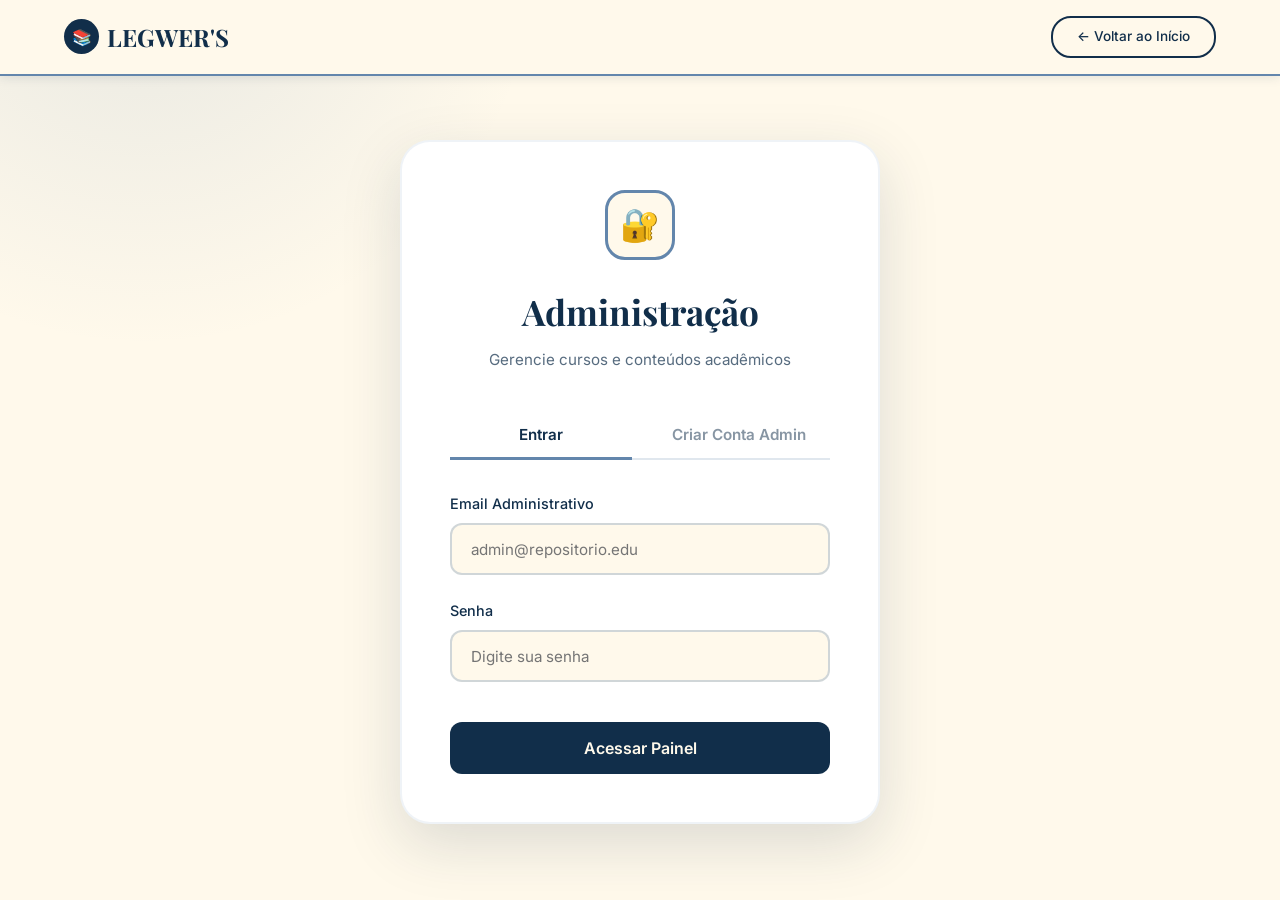
<file: index.html>
<!DOCTYPE html>
<html lang="pt-BR">
<head>
    <meta charset="UTF-8">
    <meta name="viewport" content="width=device-width, initial-scale=1.0">
    <title>Administração - LEGWER'S</title>
    <link href="https://fonts.googleapis.com/css2?family=Playfair+Display:wght@400;600;700&family=Inter:wght@300;400;500;600&display=swap" rel="stylesheet">
    <style>
        * {
            margin: 0;
            padding: 0;
            box-sizing: border-box;
        }

        :root {
            --bege: #FFF9EB;
            --azul-medio: #6386AC;
            --azul-escuro: #112E4A;
            --preto: #000000;
            --branco: #FFFFFF;
            --vermelho: #C75450;
            --verde: #50C78E;
        }

        body {
            font-family: 'Inter', sans-serif;
            background-color: var(--bege);
            color: var(--azul-escuro);
            line-height: 1.6;
            overflow-x: hidden;
        }

        nav {
            position: fixed;
            top: 0;
            width: 100%;
            background: rgba(255, 249, 235, 0.98);
            z-index: 1000;
            padding: 1rem 5%;
            display: flex;
            justify-content: space-between;
            align-items: center;
            border-bottom: 2px solid var(--azul-medio);
            box-shadow: 0 2px 10px rgba(17, 46, 74, 0.1);
        }

        .logo {
            font-family: 'Playfair Display', serif;
            font-size: 1.5rem;
            font-weight: 700;
            color: var(--azul-escuro);
            text-decoration: none;
            display: flex;
            align-items: center;
            gap: 0.5rem;
        }

        .logo-icon {
            width: 35px;
            height: 35px;
            background: var(--azul-escuro);
            border-radius: 50%;
            display: flex;
            align-items: center;
            justify-content: center;
            color: var(--bege);
            font-size: 1rem;
        }

        .btn-back {
            padding: 0.5rem 1.5rem;
            border-radius: 20px;
            text-decoration: none;
            font-weight: 500;
            font-size: 0.85rem;
            transition: all 0.3s ease;
            border: 2px solid var(--azul-escuro);
            color: var(--azul-escuro);
            background: transparent;
        }

        .btn-back:hover {
            background: var(--azul-escuro);
            color: var(--bege);
        }

        .main-container {
            min-height: 100vh;
            display: flex;
            align-items: center;
            justify-content: center;
            padding: 8rem 5% 4rem;
            position: relative;
            overflow: hidden;
        }

        .main-container::before {
            content: '';
            position: absolute;
            top: -50%;
            left: -20%;
            width: 800px;
            height: 800px;
            background: radial-gradient(circle, rgba(99, 134, 172, 0.15) 0%, transparent 70%);
            border-radius: 50%;
            animation: pulse 8s ease-in-out infinite;
        }

        @keyframes pulse {
            0%, 100% { transform: scale(1); opacity: 0.5; }
            50% { transform: scale(1.1); opacity: 0.8; }
        }

        .auth-card {
            background: var(--branco);
            border-radius: 30px;
            box-shadow: 0 20px 60px rgba(17, 46, 74, 0.15);
            max-width: 480px;
            width: 100%;
            padding: 3rem;
            position: relative;
            z-index: 2;
            border: 2px solid rgba(99, 134, 172, 0.1);
        }

        .auth-header {
            text-align: center;
            margin-bottom: 2.5rem;
        }

        .auth-icon {
            width: 70px;
            height: 70px;
            background: var(--bege);
            border-radius: 20px;
            display: flex;
            align-items: center;
            justify-content: center;
            font-size: 2rem;
            margin: 0 auto 1.5rem;
            border: 3px solid var(--azul-medio);
        }

        .auth-header h1 {
            font-family: 'Playfair Display', serif;
            font-size: 2.2rem;
            color: var(--azul-escuro);
            margin-bottom: 0.5rem;
        }

        .auth-header p {
            color: var(--azul-escuro);
            opacity: 0.7;
            font-size: 0.95rem;
        }

        .auth-tabs {
            display: flex;
            gap: 1rem;
            margin-bottom: 2rem;
            border-bottom: 2px solid rgba(99, 134, 172, 0.2);
        }

        .auth-tab {
            flex: 1;
            padding: 0.8rem;
            background: transparent;
            border: none;
            font-family: 'Inter', sans-serif;
            font-weight: 600;
            font-size: 0.95rem;
            color: var(--azul-escuro);
            opacity: 0.5;
            cursor: pointer;
            transition: all 0.3s ease;
            border-bottom: 3px solid transparent;
            margin-bottom: -2px;
        }

        .auth-tab.active {
            opacity: 1;
            border-bottom-color: var(--azul-medio);
        }

        .auth-form {
            display: none;
        }

        .auth-form.active {
            display: block;
            animation: fadeIn 0.4s ease;
        }

        @keyframes fadeIn {
            from { opacity: 0; transform: translateY(10px); }
            to { opacity: 1; transform: translateY(0); }
        }

        .form-group {
            margin-bottom: 1.5rem;
        }

        .form-label {
            display: block;
            margin-bottom: 0.5rem;
            color: var(--azul-escuro);
            font-weight: 500;
            font-size: 0.9rem;
        }

        .form-input {
            width: 100%;
            padding: 0.9rem 1.2rem;
            border: 2px solid rgba(99, 134, 172, 0.3);
            border-radius: 12px;
            font-family: 'Inter', sans-serif;
            font-size: 0.95rem;
            color: var(--azul-escuro);
            background: var(--bege);
            transition: all 0.3s ease;
        }

        .form-input:focus {
            outline: none;
            border-color: var(--azul-medio);
            background: var(--branco);
            box-shadow: 0 0 0 4px rgba(99, 134, 172, 0.1);
        }

        .form-row {
            display: grid;
            grid-template-columns: 1fr 1fr;
            gap: 1rem;
        }

        .btn-submit {
            width: 100%;
            padding: 1rem;
            background: var(--azul-escuro);
            color: var(--bege);
            border: none;
            border-radius: 12px;
            font-family: 'Inter', sans-serif;
            font-weight: 600;
            font-size: 1rem;
            cursor: pointer;
            transition: all 0.3s ease;
            margin-top: 1rem;
        }

        .btn-submit:hover {
            background: var(--azul-medio);
            transform: translateY(-2px);
            box-shadow: 0 8px 20px rgba(17, 46, 74, 0.2);
        }

        /* Admin Dashboard */
        .admin-dashboard {
            display: none;
            padding: 8rem 5% 4rem;
        }

        .admin-dashboard.active {
            display: block;
            animation: fadeIn 0.6s ease;
        }

        .admin-header {
            display: flex;
            justify-content: space-between;
            align-items: center;
            margin-bottom: 3rem;
            padding-bottom: 2rem;
            border-bottom: 2px solid rgba(99, 134, 172, 0.2);
        }

        .admin-title {
            font-family: 'Playfair Display', serif;
            font-size: 2.5rem;
            color: var(--azul-escuro);
        }

        .admin-actions {
            display: flex;
            gap: 1rem;
        }

        .btn-add {
            padding: 0.7rem 1.5rem;
            background: var(--verde);
            color: var(--branco);
            border: none;
            border-radius: 12px;
            font-weight: 600;
            font-size: 0.9rem;
            cursor: pointer;
            transition: all 0.3s ease;
            display: flex;
            align-items: center;
            gap: 0.5rem;
        }

        .btn-add:hover {
            transform: translateY(-2px);
            box-shadow: 0 8px 20px rgba(80, 199, 142, 0.3);
        }

        .btn-logout {
            padding: 0.7rem 1.5rem;
            background: transparent;
            color: var(--azul-escuro);
            border: 2px solid var(--azul-escuro);
            border-radius: 12px;
            font-weight: 600;
            font-size: 0.9rem;
            cursor: pointer;
            transition: all 0.3s ease;
        }

        .btn-logout:hover {
            background: var(--azul-escuro);
            color: var(--bege);
        }

        /* Stats Cards */
        .stats-grid {
            display: grid;
            grid-template-columns: repeat(auto-fit, minmax(250px, 1fr));
            gap: 2rem;
            margin-bottom: 3rem;
        }

        .stat-card {
            background: var(--branco);
            padding: 2rem;
            border-radius: 20px;
            box-shadow: 0 10px 30px rgba(17, 46, 74, 0.1);
            border: 2px solid transparent;
            transition: all 0.3s ease;
        }

        .stat-card:hover {
            border-color: var(--azul-medio);
            transform: translateY(-5px);
        }

        .stat-card-header {
            display: flex;
            justify-content: space-between;
            align-items: center;
            margin-bottom: 1rem;
        }

        .stat-icon {
            width: 50px;
            height: 50px;
            background: var(--bege);
            border-radius: 12px;
            display: flex;
            align-items: center;
            justify-content: center;
            font-size: 1.5rem;
        }

        .stat-value {
            font-family: 'Playfair Display', serif;
            font-size: 2.5rem;
            font-weight: 700;
            color: var(--azul-escuro);
        }

        .stat-label {
            color: var(--azul-escuro);
            opacity: 0.7;
            font-size: 0.9rem;
            margin-top: 0.5rem;
        }

        /* Course Management */
        .management-section {
            background: var(--branco);
            padding: 2.5rem;
            border-radius: 20px;
            box-shadow: 0 10px 30px rgba(17, 46, 74, 0.1);
        }

        .section-header {
            display: flex;
            justify-content: space-between;
            align-items: center;
            margin-bottom: 2rem;
        }

        .section-title {
            font-family: 'Playfair Display', serif;
            font-size: 1.8rem;
            color: var(--azul-escuro);
        }

        .search-bar {
            padding: 0.7rem 1.2rem;
            border: 2px solid rgba(99, 134, 172, 0.3);
            border-radius: 12px;
            font-family: 'Inter', sans-serif;
            font-size: 0.9rem;
            color: var(--azul-escuro);
            background: var(--bege);
            width: 300px;
            transition: all 0.3s ease;
        }

        .search-bar:focus {
            outline: none;
            border-color: var(--azul-medio);
        }

        .course-table {
            width: 100%;
            border-collapse: collapse;
        }

        .course-table thead {
            background: var(--bege);
        }

        .course-table th {
            padding: 1rem;
            text-align: left;
            font-weight: 600;
            color: var(--azul-escuro);
            font-size: 0.9rem;
            text-transform: uppercase;
            letter-spacing: 0.5px;
        }

        .course-table td {
            padding: 1.2rem 1rem;
            border-bottom: 1px solid rgba(99, 134, 172, 0.1);
        }

        .course-table tbody tr {
            transition: all 0.3s ease;
        }

        .course-table tbody tr:hover {
            background: rgba(99, 134, 172, 0.05);
        }

        .course-name {
            font-weight: 600;
            color: var(--azul-escuro);
        }

        .course-category {
            display: inline-block;
            padding: 0.3rem 0.8rem;
            background: rgba(99, 134, 172, 0.15);
            color: var(--azul-escuro);
            border-radius: 8px;
            font-size: 0.8rem;
            font-weight: 600;
        }

        .action-buttons {
            display: flex;
            gap: 0.5rem;
        }

        .btn-edit, .btn-delete {
            padding: 0.5rem 1rem;
            border: none;
            border-radius: 8px;
            font-weight: 600;
            font-size: 0.85rem;
            cursor: pointer;
            transition: all 0.3s ease;
        }

        .btn-edit {
            background: var(--azul-medio);
            color: var(--branco);
        }

        .btn-edit:hover {
            background: var(--azul-escuro);
        }

        .btn-delete {
            background: var(--vermelho);
            color: var(--branco);
        }

        .btn-delete:hover {
            background: #a03e3a;
        }

        /* Modal */
        .modal {
            display: none;
            position: fixed;
            top: 0;
            left: 0;
            width: 100%;
            height: 100%;
            background: rgba(0, 0, 0, 0.5);
            z-index: 2000;
            align-items: center;
            justify-content: center;
        }

        .modal.active {
            display: flex;
            animation: fadeIn 0.3s ease;
        }

        .modal-content {
            background: var(--branco);
            padding: 3rem;
            border-radius: 30px;
            max-width: 600px;
            width: 90%;
            max-height: 90vh;
            overflow-y: auto;
            box-shadow: 0 20px 60px rgba(17, 46, 74, 0.3);
        }

        .modal-header {
            margin-bottom: 2rem;
        }

        .modal-title {
            font-family: 'Playfair Display', serif;
            font-size: 2rem;
            color: var(--azul-escuro);
            margin-bottom: 0.5rem;
        }

        .btn-close {
            float: right;
            background: transparent;
            border: none;
            font-size: 1.5rem;
            cursor: pointer;
            color: var(--azul-escuro);
            opacity: 0.5;
            transition: all 0.3s ease;
        }

        .btn-close:hover {
            opacity: 1;
        }

        @media (max-width: 768px) {
            .admin-header {
                flex-direction: column;
                gap: 1.5rem;
                align-items: flex-start;
            }

            .stats-grid {
                grid-template-columns: 1fr;
            }

            .course-table {
                display: block;
                overflow-x: auto;
            }

            .search-bar {
                width: 100%;
            }

            .form-row {
                grid-template-columns: 1fr;
            }
        }

        .fade-in {
            opacity: 0;
            transform: translateY(30px);
            animation: fadeInUp 0.6s ease forwards;
        }

        @keyframes fadeInUp {
            to {
                opacity: 1;
                transform: translateY(0);
            }
        }

        .delay-1 { animation-delay: 0.1s; }
        .delay-2 { animation-delay: 0.2s; }
        .delay-3 { animation-delay: 0.3s; }
    </style>
</head>
<body>
    <nav>
        <a href="inicio.html" class="logo">
            <div class="logo-icon">📚</div>
            LEGWER'S
        </a>
        
        <a href="inicio.html" class="btn-back">← Voltar ao Início</a>
    </nav>

    <!-- Auth Container -->
    <div class="main-container" id="authContainer">
        <div class="auth-card fade-in">
            <div class="auth-header">
                <div class="auth-icon">🔐</div>
                <h1>Administração</h1>
                <p>Gerencie cursos e conteúdos acadêmicos</p>
            </div>

            <div class="auth-tabs">
                <button class="auth-tab active" onclick="switchTab('login')">Entrar</button>
                <button class="auth-tab" onclick="switchTab('register')">Criar Conta Admin</button>
            </div>

            <form class="auth-form active" id="loginForm" onsubmit="handleLogin(event)">
                <div class="form-group">
                    <label class="form-label">Email Administrativo</label>
                    <input type="email" class="form-input" placeholder="admin@repositorio.edu" required>
                </div>

                <div class="form-group">
                    <label class="form-label">Senha</label>
                    <input type="password" class="form-input" placeholder="Digite sua senha" required>
                </div>

                <button type="submit" class="btn-submit">Acessar Painel</button>
            </form>

            <form class="auth-form" id="registerForm" onsubmit="handleRegister(event)">
                <div class="form-row">
                    <div class="form-group">
                        <label class="form-label">Nome</label>
                        <input type="text" class="form-input" placeholder="Nome completo" required>
                    </div>
                    <div class="form-group">
                        <label class="form-label">Cargo</label>
                        <input type="text" class="form-input" placeholder="Ex: Coordenador" required>
                    </div>
                </div>

                <div class="form-group">
                    <label class="form-label">Email Administrativo</label>
                    <input type="email" class="form-input" placeholder="admin@repositorio.edu" required>
                </div>

                <div class="form-group">
                    <label class="form-label">Departamento</label>
                    <input type="text" class="form-input" placeholder="Ex: TI / Acadêmico" required>
                </div>

                <div class="form-row">
                    <div class="form-group">
                        <label class="form-label">Senha</label>
                        <input type="password" class="form-input" placeholder="Mínimo 8 caracteres" required>
                    </div>
                    <div class="form-group">
                        <label class="form-label">Confirmar Senha</label>
                        <input type="password" class="form-input" placeholder="Repita a senha" required>
                    </div>
                </div>

                <button type="submit" class="btn-submit">Criar Conta Administrativa</button>
            </form>
        </div>
    </div>

    <!-- Admin Dashboard -->
    <div class="admin-dashboard" id="adminDashboard">
        <div class="admin-header">
            <h1 class="admin-title">Painel Administrativo</h1>
            <div class="admin-actions">
                <button class="btn-add" onclick="openModal('add')">
                    <span>+</span>
                    Adicionar Curso
                </button>
                <button class="btn-logout" onclick="handleLogout()">Sair</button>
            </div>
        </div>

        <!-- Statistics -->
        <div class="stats-grid">
            <div class="stat-card fade-in delay-1">
                <div class="stat-card-header">
                    <div class="stat-icon">📚</div>
                </div>
                <div class="stat-value" id="totalCourses">12</div>
                <div class="stat-label">Total de Cursos</div>
            </div>

            <div class="stat-card fade-in delay-2">
                <div class="stat-card-header">
                    <div class="stat-icon">📄</div>
                </div>
                <div class="stat-value">156</div>
                <div class="stat-label">Artigos Cadastrados</div>
            </div>

            <div class="stat-card fade-in delay-3">
                <div class="stat-card-header">
                    <div class="stat-icon">👥</div>
                </div>
                <div class="stat-value">847</div>
                <div class="stat-label">Alunos Ativos</div>
            </div>

            <div class="stat-card fade-in delay-1">
                <div class="stat-card-header">
                    <div class="stat-icon">⬇️</div>
                </div>
                <div class="stat-value">2.4K</div>
                <div class="stat-label">Downloads Este Mês</div>
            </div>
        </div>

        <!-- Course Management -->
        <div class="management-section">
            <div class="section-header">
                <h2 class="section-title">Gerenciar Cursos</h2>
                <input type="text" class="search-bar" placeholder="Pesquisar curso..." onkeyup="searchCourses(this.value)">
            </div>

            <table class="course-table" id="courseTable">
                <thead>
                    <tr>
                        <th>Curso</th>
                        <th>Categoria</th>
                        <th>Artigos</th>
                        <th>Acessos</th>
                        <th>Ações</th>
                    </tr>
                </thead>
                <tbody id="courseTableBody">
                    <tr>
                        <td class="course-name">Ciência da Computação</td>
                        <td><span class="course-category">Ciências Exatas</span></td>
                        <td>24</td>
                        <td>1,234</td>
                        <td>
                            <div class="action-buttons">
                                <button class="btn-edit" onclick="editCourse(0)">Editar</button>
                                <button class="btn-delete" onclick="deleteCourse(0)">Excluir</button>
                            </div>
                        </td>
                    </tr>
                    <tr>
                        <td class="course-name">Biologia Molecular</td>
                        <td><span class="course-category">Ciências Biológicas</span></td>
                        <td>18</td>
                        <td>892</td>
                        <td>
                            <div class="action-buttons">
                                <button class="btn-edit" onclick="editCourse(1)">Editar</button>
                                <button class="btn-delete" onclick="deleteCourse(1)">Excluir</button>
                            </div>
                        </td>
                    </tr>
                    <tr>
                        <td class="course-name">Direito Constitucional</td>
                        <td><span class="course-category">Ciências Sociais</span></td>
                        <td>15</td>
                        <td>756</td>
                        <td>
                            <div class="action-buttons">
                                <button class="btn-edit" onclick="editCourse(2)">Editar</button>
                                <button class="btn-delete" onclick="deleteCourse(2)">Excluir</button>
                            </div>
                        </td>
                    </tr>
                    <tr>
                        <td class="course-name">Design Gráfico</td>
                        <td><span class="course-category">Artes e Design</span></td>
                        <td>12</td>
                        <td>623</td>
                        <td>
                            <div class="action-buttons">
                                <button class="btn-edit" onclick="editCourse(3)">Editar</button>
                                <button class="btn-delete" onclick="deleteCourse(3)">Excluir</button>
                            </div>
                        </td>
                    </tr>
                    <tr>
                        <td class="course-name">Engenharia Civil</td>
                        <td><span class="course-category">Ciências Exatas</span></td>
                        <td>20</td>
                        <td>1,089</td>
                        <td>
                            <div class="action-buttons">
                                <button class="btn-edit" onclick="editCourse(4)">Editar</button>
                                <button class="btn-delete" onclick="deleteCourse(4)">Excluir</button>
                            </div>
                        </td>
                    </tr>
                    <tr>
                        <td class="course-name">Geografia Humana</td>
                        <td><span class="course-category">Ciências Humanas</span></td>
                        <td>14</td>
                        <td>534</td>
                        <td>
                            <div class="action-buttons">
                                <button class="btn-edit" onclick="editCourse(5)">Editar</button>
                                <button class="btn-delete" onclick="deleteCourse(5)">Excluir</button>
                            </div>
                        </td>
                    </tr>
                </tbody>
            </table>
        </div>
    </div>

    <!-- Modal for Add/Edit Course -->
    <div class="modal" id="courseModal">
        <div class="modal-content">
            <div class="modal-header">
                <button class="btn-close" onclick="closeModal()">×</button>
                <h2 class="modal-title" id="modalTitle">Adicionar Curso</h2>
            </div>
            
            <form id="courseForm" onsubmit="saveCourse(event)">
                <div class="form-group">
                    <label class="form-label">Nome do Curso</label>
                    <input type="text" class="form-input" id="courseName" placeholder="Ex: Física Quântica" required>
                </div>

                <div class="form-group">
                    <label class="form-label">Categoria</label>
                    <select class="form-input" id="courseCategory" required>
                        <option value="">Selecione uma categoria</option>
                        <option value="Ciências Exatas">Ciências Exatas</option>
                        <option value="Ciências Biológicas">Ciências Biológicas</option>
                        <option value="Ciências Humanas">Ciências Humanas</option>
                        <option value="Ciências Sociais">Ciências Sociais</option>
                        <option value="Artes e Design">Artes e Design</option>
                        <option value="Ciências Agrárias">Ciências Agrárias</option>
                    </select>
                </div>

                <div class="form-group">
                    <label class="form-label">Subtítulo</label>
                    <input type="text" class="form-input" id="courseSubtitle" placeholder="Ex: Mecânica e Partículas">
                </div>

                <div class="form-group">
                    <label class="form-label">Descrição</label>
                    <textarea class="form-input" id="courseDescription" rows="4" placeholder="Descreva o curso..." style="resize: vertical;"></textarea>
                </div>

                <div class="form-row">
                    <div class="form-group">
                        <label class="form-label">Número de Artigos</label>
                        <input type="number" class="form-input" id="courseArticles" placeholder="0" min="0">
                    </div>
                    <div class="form-group">
                        <label class="form-label">Ícone (Emoji)</label>
                        <input type="text" class="form-input" id="courseIcon" placeholder="📚" maxlength="2">
                    </div>
                </div>

                <button type="submit" class="btn-submit">Salvar Curso</button>
            </form>
        </div>
    </div>

    <script>
        let courses = [];
        let editingIndex = -1;

        function switchTab(tab) {
            const loginForm = document.getElementById('loginForm');
            const registerForm = document.getElementById('registerForm');
            const tabs = document.querySelectorAll('.auth-tab');

            tabs.forEach(t => t.classList.remove('active'));

            if (tab === 'login') {
                loginForm.classList.add('active');
                registerForm.classList.remove('active');
                tabs[0].classList.add('active');
            } else {
                registerForm.classList.add('active');
                loginForm.classList.remove('active');
                tabs[1].classList.add('active');
            }
        }

        function handleLogin(event) {
            event.preventDefault();
            document.getElementById('authContainer').style.display = 'none';
            document.getElementById('adminDashboard').classList.add('active');
            loadCourses();
        }

        function handleRegister(event) {
            event.preventDefault();
            
            const password = event.target.querySelector('input[type="password"]').value;
            const confirmPassword = event.target.querySelectorAll('input[type="password"]')[1].value;
            
            if (password !== confirmPassword) {
                alert('As senhas não coincidem!');
                return;
            }

            alert('Conta administrativa criada com sucesso! Faça login para continuar.');
            switchTab('login');
        }

        function handleLogout() {
            document.getElementById('adminDashboard').classList.remove('active');
            document.getElementById('authContainer').style.display = 'flex';
            document.getElementById('loginForm').reset();
            document.getElementById('registerForm').reset();
        }

        function loadCourses() {
            courses = [
                { name: 'Ciência da Computação', category: 'Ciências Exatas', articles: 24, views: 1234 },
                { name: 'Biologia Molecular', category: 'Ciências Biológicas', articles: 18, views: 892 },
                { name: 'Direito Constitucional', category: 'Ciências Sociais', articles: 15, views: 756 },
                { name: 'Design Gráfico', category: 'Artes e Design', articles: 12, views: 623 },
                { name: 'Engenharia Civil', category: 'Ciências Exatas', articles: 20, views: 1089 },
                { name: 'Geografia Humana', category: 'Ciências Humanas', articles: 14, views: 534 }
            ];
            updateCourseTable();
        }

        function updateCourseTable(filteredCourses = null) {
            const tbody = document.getElementById('courseTableBody');
            const displayCourses = filteredCourses || courses;
            
            tbody.innerHTML = displayCourses.map((course, index) => `
                <tr>
                    <td class="course-name">${course.name}</td>
                    <td><span class="course-category">${course.category}</span></td>
                    <td>${course.articles}</td>
                    <td>${course.views.toLocaleString()}</td>
                    <td>
                        <div class="action-buttons">
                            <button class="btn-edit" onclick="editCourse(${index})">Editar</button>
                            <button class="btn-delete" onclick="deleteCourse(${index})">Excluir</button>
                        </div>
                    </td>
                </tr>
            `).join('');

            document.getElementById('totalCourses').textContent = courses.length;
        }

        function openModal(mode, index = -1) {
            const modal = document.getElementById('courseModal');
            const modalTitle = document.getElementById('modalTitle');
            
            if (mode === 'add') {
                modalTitle.textContent = 'Adicionar Curso';
                document.getElementById('courseForm').reset();
                editingIndex = -1;
            } else {
                modalTitle.textContent = 'Editar Curso';
                const course = courses[index];
                document.getElementById('courseName').value = course.name;
                document.getElementById('courseCategory').value = course.category;
                document.getElementById('courseArticles').value = course.articles;
                editingIndex = index;
            }
            
            modal.classList.add('active');
        }

        function closeModal() {
            document.getElementById('courseModal').classList.remove('active');
            editingIndex = -1;
        }

        function saveCourse(event) {
            event.preventDefault();
            
            const course = {
                name: document.getElementById('courseName').value,
                category: document.getElementById('courseCategory').value,
                articles: parseInt(document.getElementById('courseArticles').value) || 0,
                views: Math.floor(Math.random() * 1000) + 100
            };

            if (editingIndex >= 0) {
                courses[editingIndex] = course;
            } else {
                courses.push(course);
            }

            updateCourseTable();
            closeModal();
        }

        function editCourse(index) {
            openModal('edit', index);
        }

        function deleteCourse(index) {
            if (confirm(`Tem certeza que deseja excluir o curso "${courses[index].name}"?`)) {
                courses.splice(index, 1);
                updateCourseTable();
            }
        }

        function searchCourses(query) {
            if (!query.trim()) {
                updateCourseTable();
                return;
            }

            const filtered = courses.filter(course => 
                course.name.toLowerCase().includes(query.toLowerCase()) ||
                course.category.toLowerCase().includes(query.toLowerCase())
            );
            
            updateCourseTable(filtered);
        }

        window.addEventListener('scroll', () => {
            const nav = document.querySelector('nav');
            if (window.scrollY > 50) {
                nav.style.boxShadow = '0 2px 20px rgba(17, 46, 74, 0.15)';
            } else {
                nav.style.boxShadow = '0 2px 10px rgba(17, 46, 74, 0.1)';
            }
        });
    </script>
</body>
</html>
</file>
